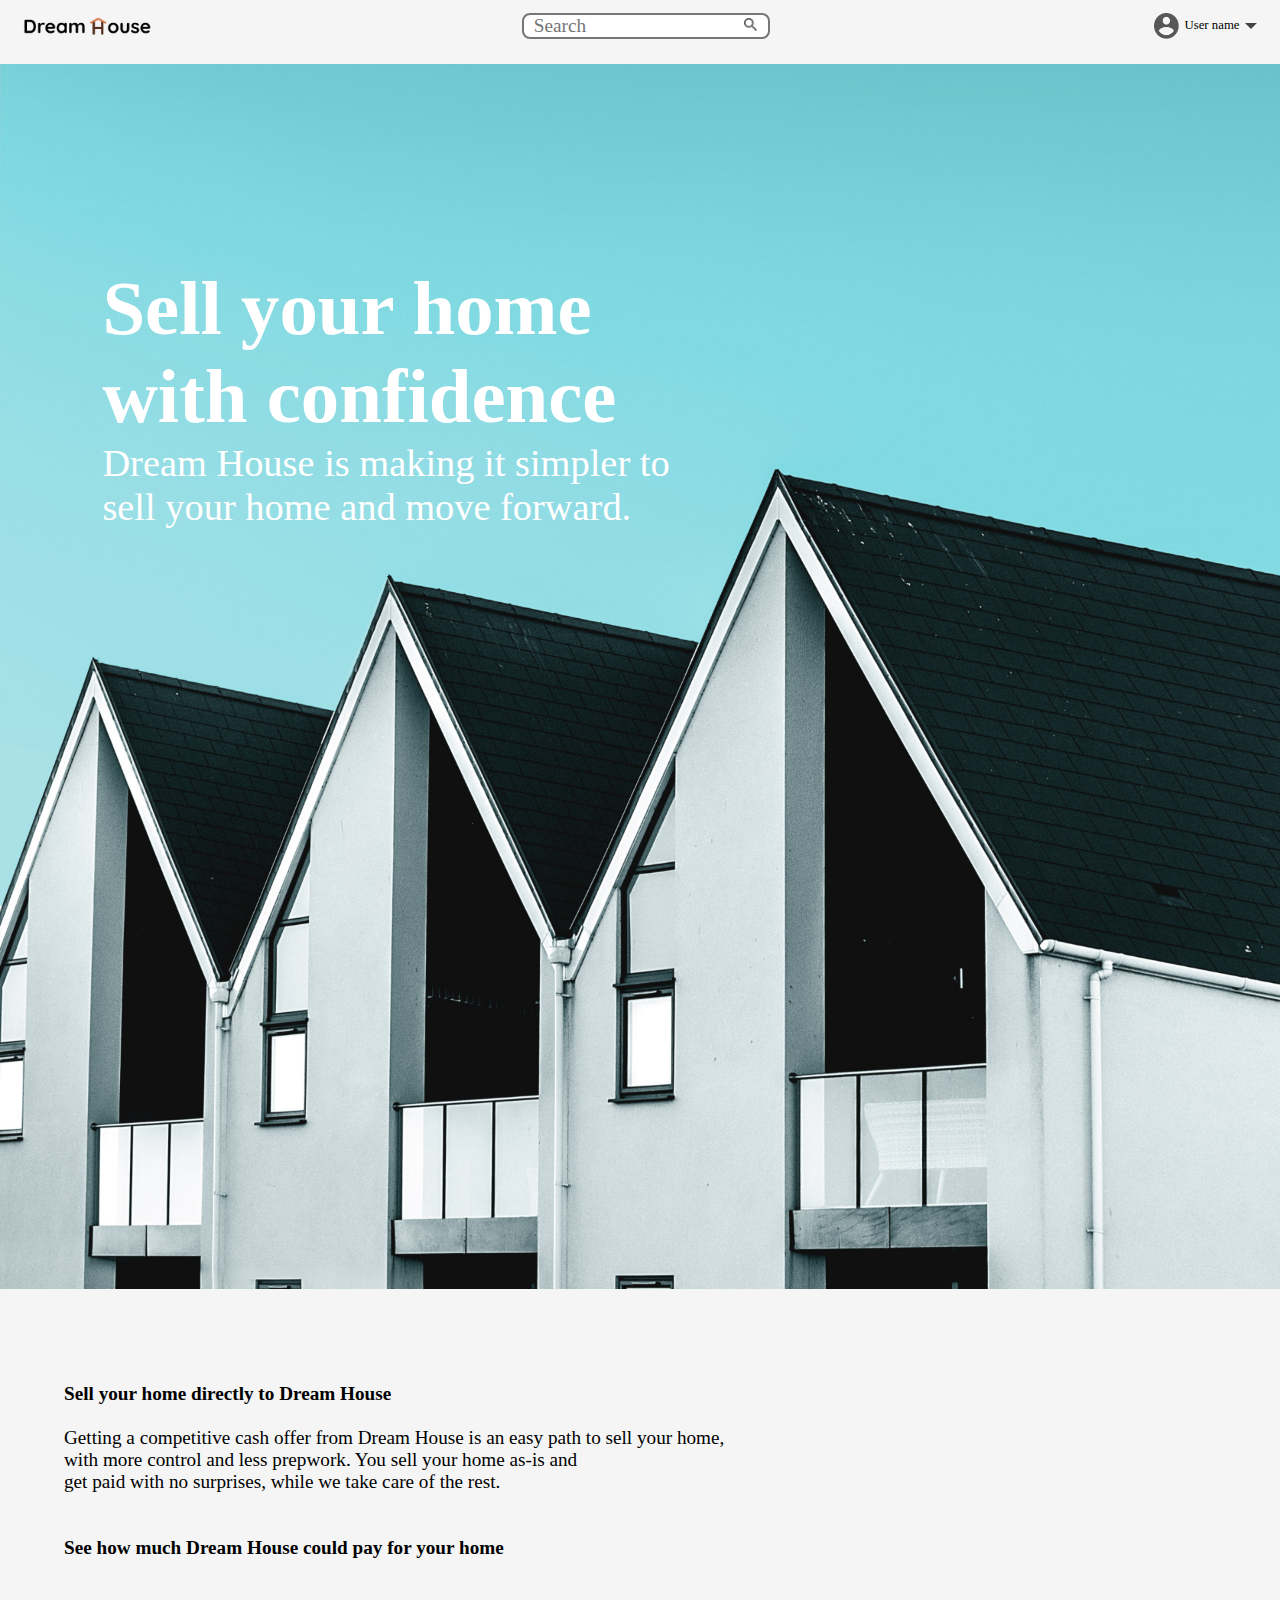
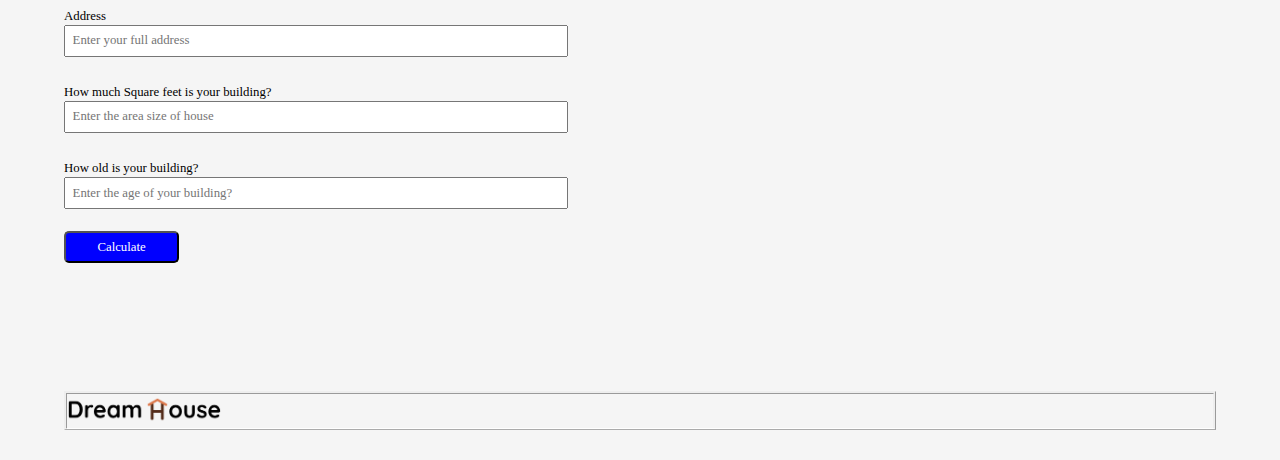
<file: calculate.html>
<!DOCTYPE html>
<html lang="en">
<head>
    <meta charset="UTF-8">
    <meta http-equiv="X-UA-Compatible" content="IE=edge">
    <meta name="viewport" content="width=device-width, initial-scale=1.0">
    <link rel="stylesheet" href="style.css">
    <title>Calculate</title>
</head>
<body>
    <header>
        <div class="top-nav-sell">
            <img src="logo.png" alt="logo">
            <div id="search-sell">
            
                <input type="text" placeholder="Search">
                <div id="search-logo-sell">
                <img src="./search_logo.png" alt="">
                </div>
            </div>
            <ul class="user">
                <img src="./user.png" alt="">
                <p>User name</p>
                <img id="arrow" src="./downward-arrow.png" alt="">
            </ul>
        </div>
    </div>
        <div class="display-image3">
            <img src="./main-image2.png" alt="main-img">
            <div class="header-text3">
            <h1>Sell your home</h1>
                <h1>with confidence</h1>
                <p>Dream House is making it simpler to<br>
                    sell your home and move forward.</p>
                </div>
            
        </div>    
        <div class="header-text4">
            <p>
                Sell your home directly to Dream House
            </p>
            <p style="font-weight: 100">
                <br>Getting a competitive cash offer from Dream House is an easy path to sell your home,<br>
with more control and less prepwork. You sell your home as-is and<br>
get paid with no surprises, while we take care of the rest.
            </p>
            <p><br><br>See how much Dream House could pay for your home</p><br><br>
            <div class="form">
                <label for="address1">Address</label><br>
                <input type="text" id="address1" placeholder="Enter your full address"><br><br>
                <label for="area">How much Square feet is your building?</label><br>
                <input type="number" id="area" placeholder="Enter the area size of house"><br><br>
                <label for="age">How old is your building?</label><br>
                <input type="number" id="age" placeholder="Enter the age of your building?"><br><br>
                <button>Calculate</button>

            </div>

        </div>

    </header>   
    <section class="footer">
        <img src="./logo.png" alt="">
    </section>
</body>
</html>
</file>
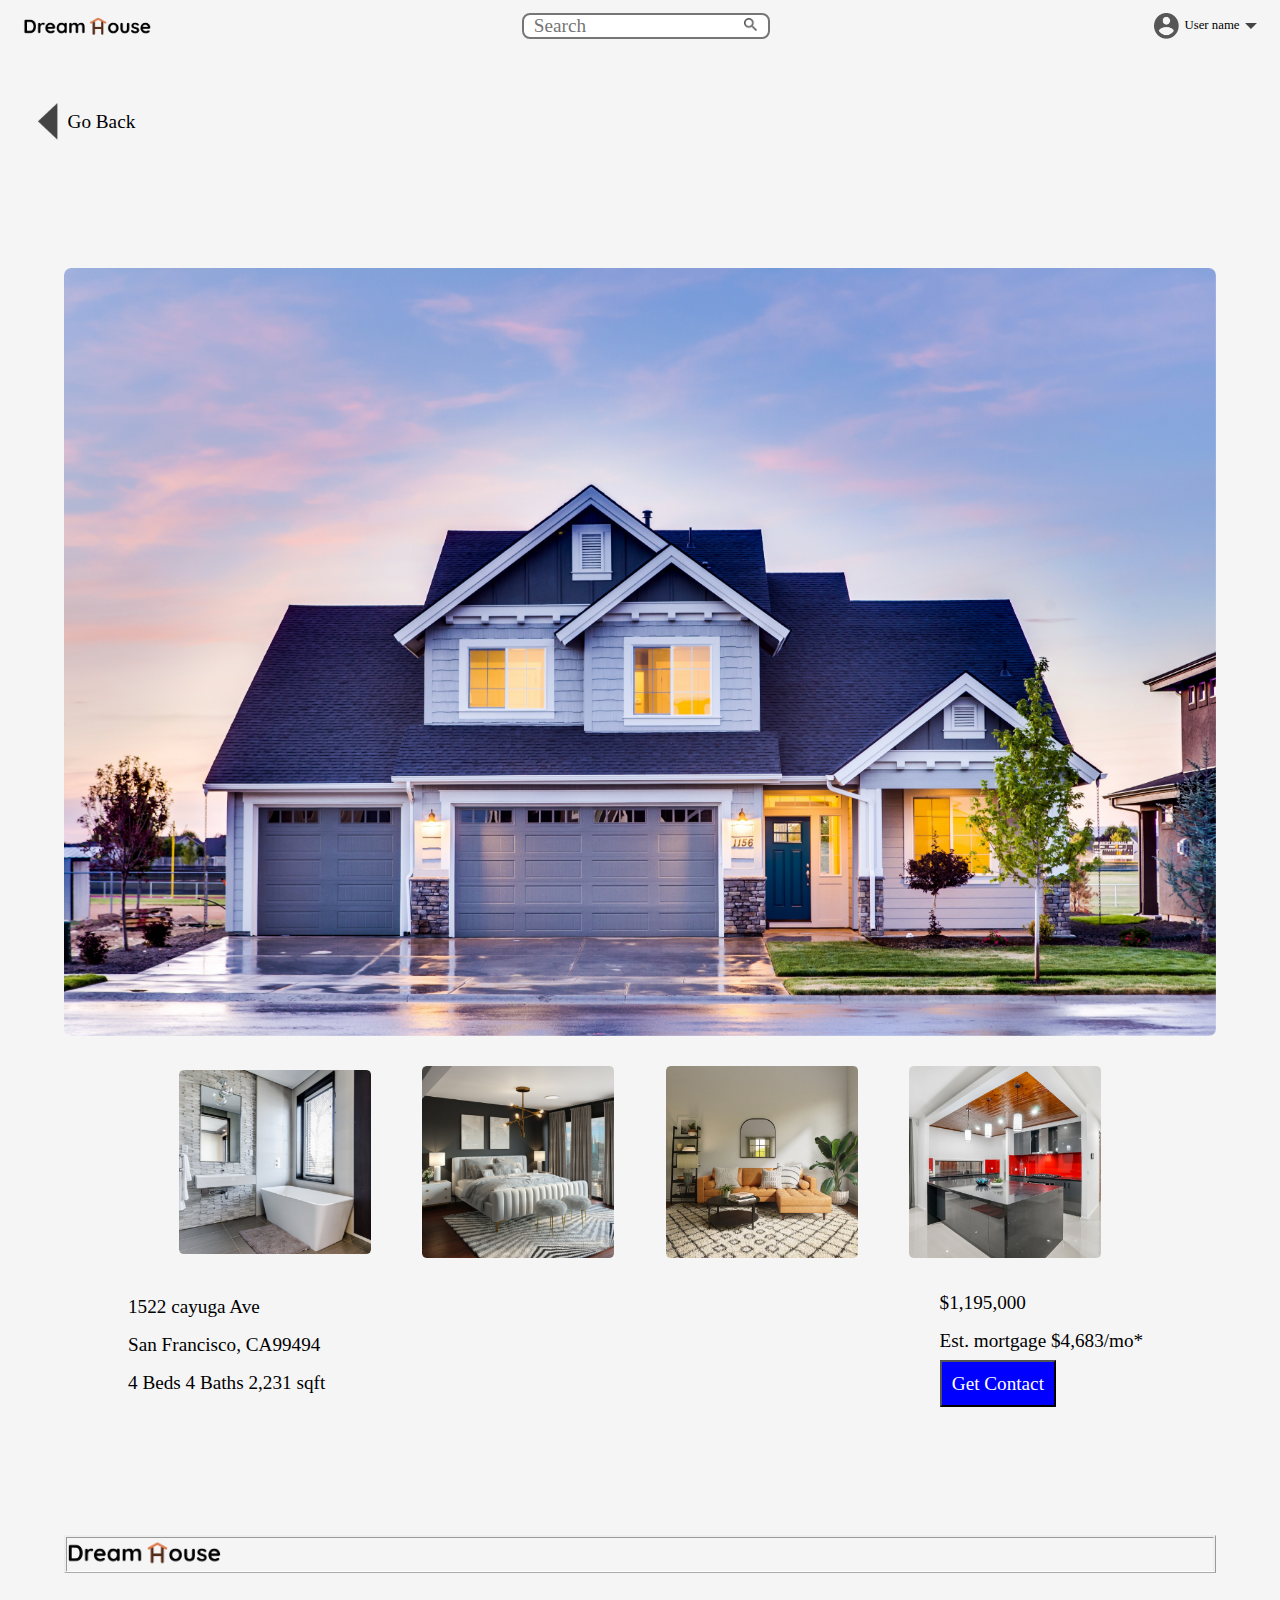
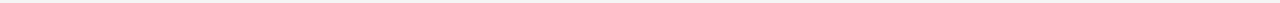
<file: contact.html>
<!DOCTYPE html>
<html lang="en">

<head>
    <meta charset="UTF-8">
    <meta http-equiv="X-UA-Compatible" content="IE=edge">
    <meta name="viewport" content="width=device-width, initial-scale=1.0">
    <link rel="stylesheet" href="style.css">
    <title>Contact</title>
</head>

<body>
    <header>
        <div class="top-nav-sell">
            <img src="logo.png" alt="logo">
            <div id="search-sell">

                <input type="text" placeholder="Search">
                <div id="search-logo-sell">
                    <img src="./search_logo.png" alt="">
                </div>
            </div>
            <ul class="user">
                <img src="./user.png" alt="">
                <p>User name</p>
                <img id="arrow" src="./downward-arrow.png" alt="">
            </ul>
        </div>
    </header>

    <section class="contact">
        <div class="nav-back">
            <img src="./left_arrow.png" alt="">
            <h3>Go Back</h3>
        </div>
        <div class="body">
            <img src="./header-last.png" alt="">
        </div>
        <div class="flex-items">
            <img src="./flex1.png" alt="">
            <img src="./flex2.png" alt="">
            <img src="./flex3.png" alt="">
            <img src="./flex4.png" alt="">
        </div>
        <div class="contact-text">
            <ul>
                <li>1522 cayuga Ave</li>
                <li>San Francisco, CA99494</li>
                <li>4 Beds   4 Baths   2,231 sqft</li>
            </ul>
            <ul>
                <li>$1,195,000</li>
                <li>Est. mortgage $4,683/mo*</li>
                <button>Get Contact</button>
            </ul>
        </div>
        <section class="footer">
           
            <img src="./logo.png" alt="">
        </section>
    </section>
</body>
</file>
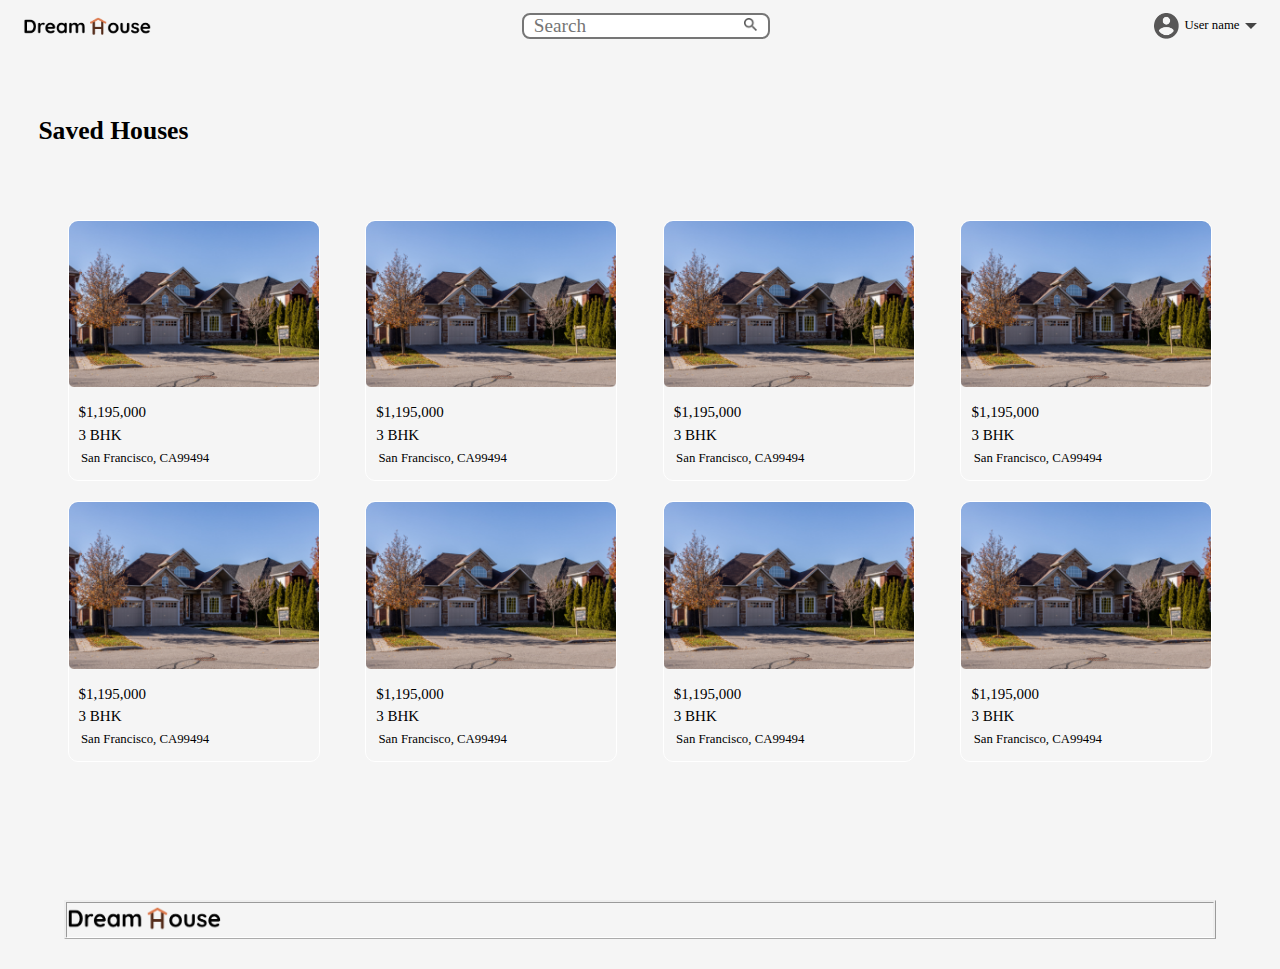
<file: favourites.html>
<!DOCTYPE html>
<html lang="en">

<head>
    <meta charset="UTF-8">
    <meta http-equiv="X-UA-Compatible" content="IE=edge">
    <meta name="viewport" content="width=device-width, initial-scale=1.0">
    <link rel="stylesheet" href="style.css">
    <title>Favourite Homes</title>
</head>

<body>
    <header>
        <div class="top-nav-sell">
            <img src="logo.png" alt="logo">
            <div id="search-sell">

                <input type="text" placeholder="Search">
                <div id="search-logo-sell">
                    <img src="./search_logo.png" alt="">
                </div>
            </div>
            <ul class="user">
                <img src="./user.png" alt="">
                <p>User name</p>
                <img id="arrow" src="./downward-arrow.png" alt="">
            </ul>
        </div>
        <h1 id="heading-sell">Saved Houses</h1>
        <div class="fav-homes">
            <div class="fav-home">
                <div class='main-img'>
                    <img src="./sell-1.png" alt="">
                    <div class="text-div">
                        <p>$1,195,000</p>
                        <p>3 BHK</p>
                        <p id="address1">San Francisco, CA99494</p>
                    </div>
                </div>

            </div>
            <div class="fav-home">
                <div class='main-img'>
                    <img src="./sell-1.png" alt="">
                    <div class="text-div">
                        <p>$1,195,000</p>
                        <p>3 BHK</p>
                        <p id="address1">San Francisco, CA99494</p>
                    </div>
                </div>

            </div>
            <div class="fav-home">
                <div class='main-img'>
                    <img src="./sell-1.png" alt="">
                    <div class="text-div">
                        <p>$1,195,000</p>
                        <p>3 BHK</p>
                        <p id="address1">San Francisco, CA99494</p>
                    </div>
                </div>

            </div>
            <div class="fav-home">
                <div class='main-img'>
                    <img src="./sell-1.png" alt="">
                    <div class="text-div">
                        <p>$1,195,000</p>
                        <p>3 BHK</p>
                        <p id="address1">San Francisco, CA99494</p>
                    </div>
                </div>

            </div>
            <div class="fav-home">
                <div class='main-img'>
                    <img src="./sell-1.png" alt="">
                    <div class="text-div">
                        <p>$1,195,000</p>
                        <p>3 BHK</p>
                        <p id="address1">San Francisco, CA99494</p>
                    </div>
                </div>

            </div>
            <div class="fav-home">
                <div class='main-img'>
                    <img src="./sell-1.png" alt="">
                    <div class="text-div">
                        <p>$1,195,000</p>
                        <p>3 BHK</p>
                        <p id="address1">San Francisco, CA99494</p>
                    </div>
                </div>

            </div>
            <div class="fav-home">
                <div class='main-img'>
                    <img src="./sell-1.png" alt="">
                    <div class="text-div">
                        <p>$1,195,000</p>
                        <p>3 BHK</p>
                        <p id="address1">San Francisco, CA99494</p>
                    </div>
                </div>

            </div>
            <div class="fav-home">
                <div class='main-img'>
                    <img src="./sell-1.png" alt="">
                    <div class="text-div">
                        <p>$1,195,000</p>
                        <p>3 BHK</p>
                        <p id="address1">San Francisco, CA99494</p>
                    </div>
                </div>

            </div>





        </div>

        <section class="footer">
           
            <img src="./logo.png" alt="">
        </section>





    </header>
</body>
</file>
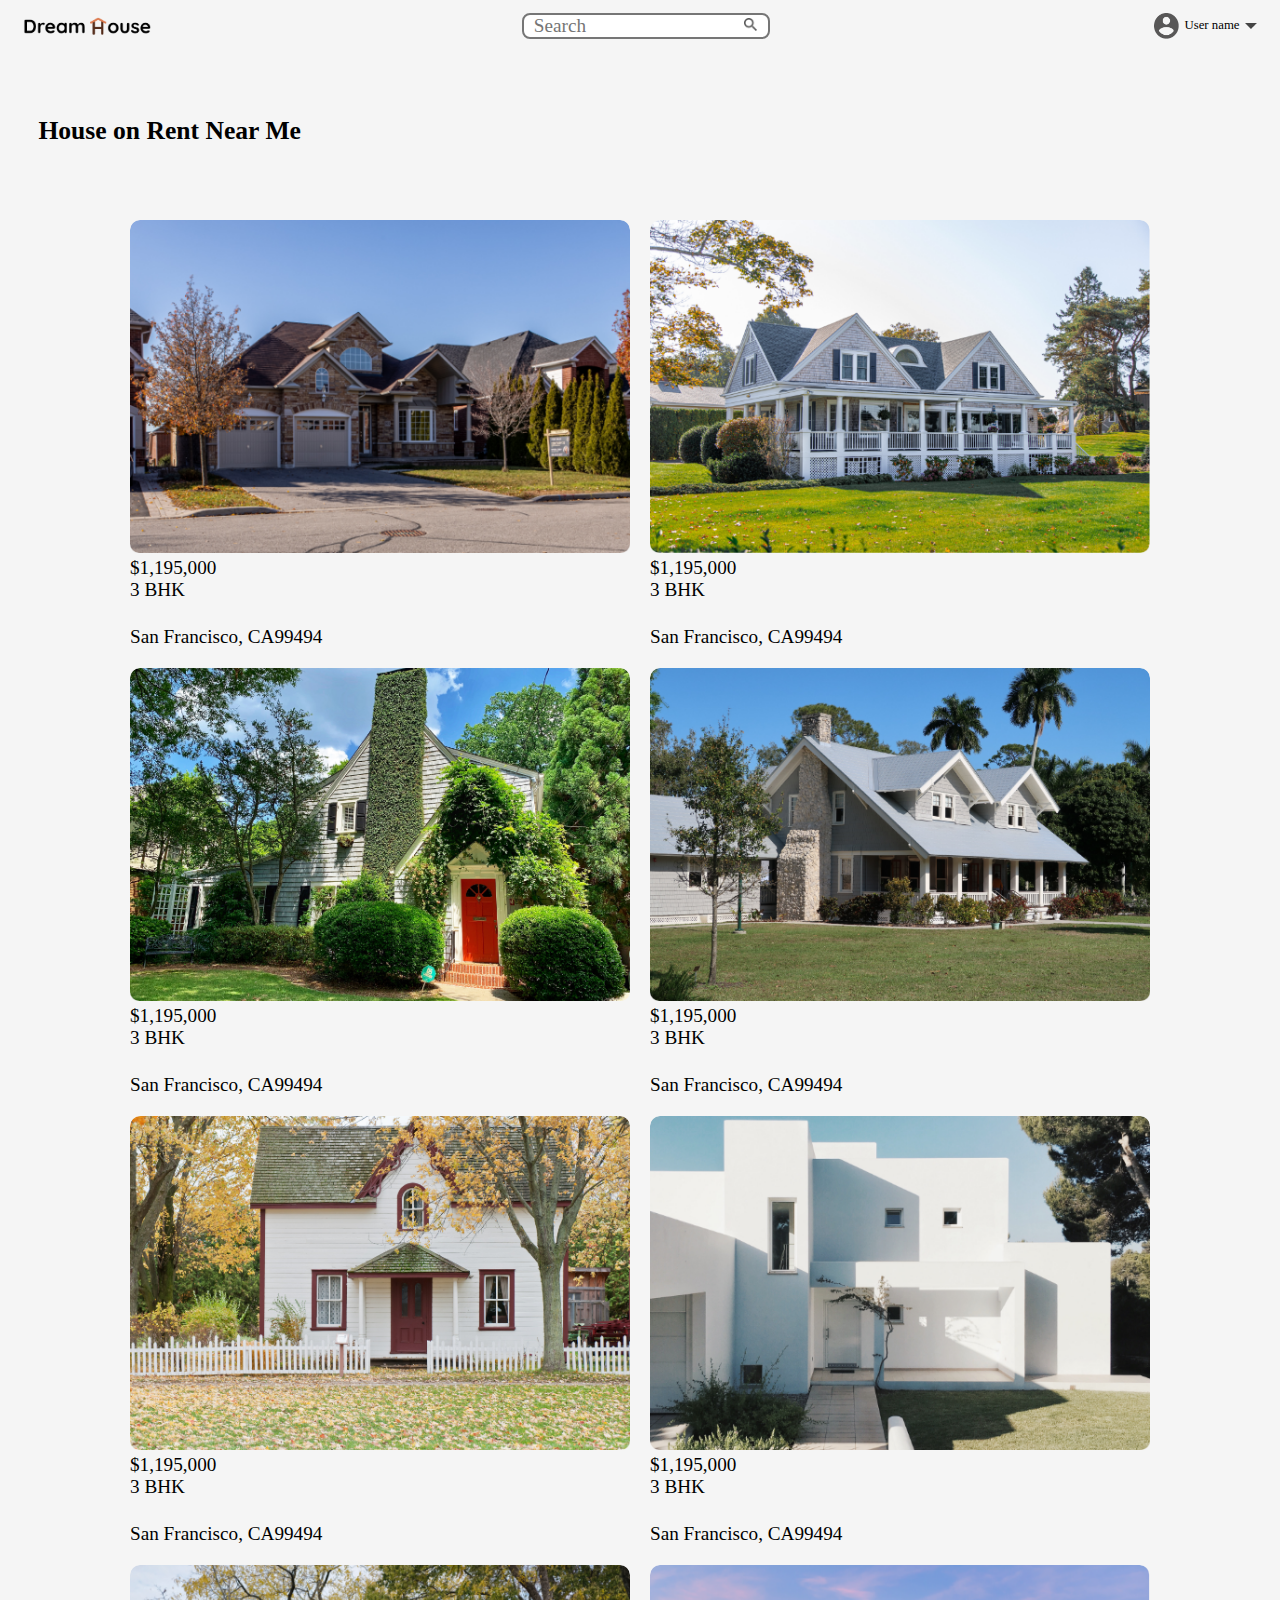
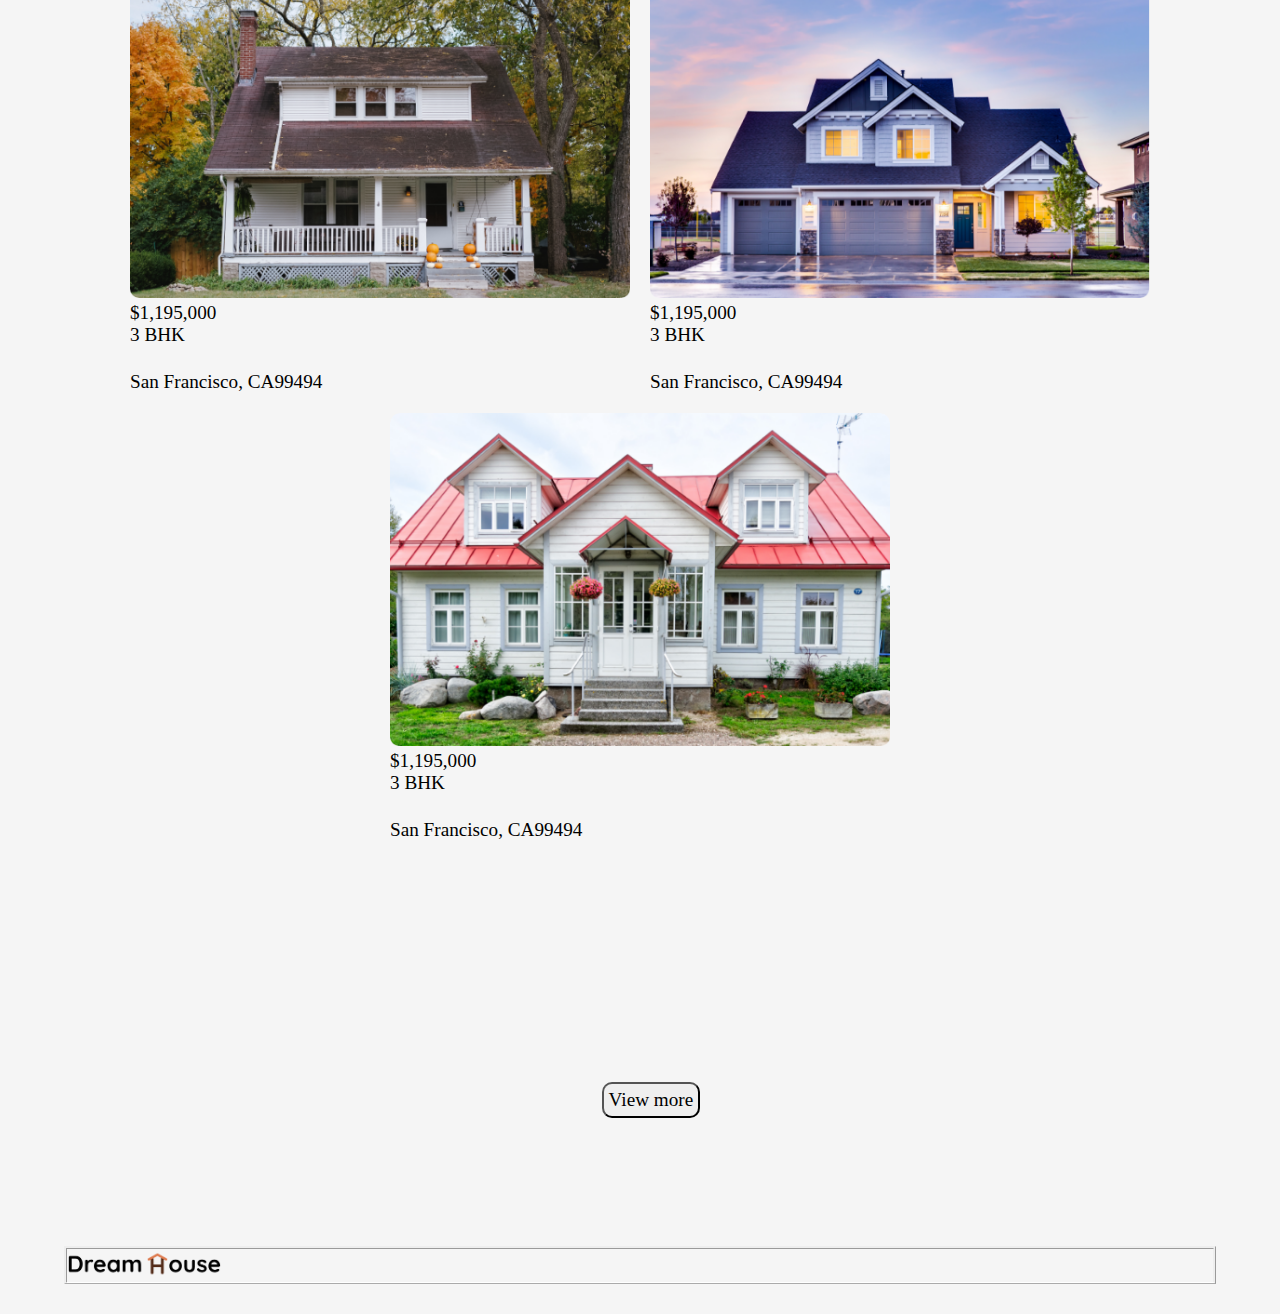
<file: house-rent.html>
<!DOCTYPE html>
<html lang="en">
<head>
    <meta charset="UTF-8">
    <meta http-equiv="X-UA-Compatible" content="IE=edge">
    <meta name="viewport" content="width=device-width, initial-scale=1.0">
    <link rel="stylesheet" href="style.css">
    <title>Rent-House</title>
</head>
<body>
    <header>
        <div class="top-nav-sell">
            <img src="logo.png" alt="logo">
            <div id="search-sell">
            
                <input type="text" placeholder="Search">
                <div id="search-logo-sell">
                <img src="./search_logo.png" alt="">
                </div>
            </div>
            <ul class="user">
                <img src="./user.png" alt="">
                <p>User name</p>
                <img id="arrow" src="./downward-arrow.png" alt="">
            </ul>
        </div>
        <h1 id="heading-sell">House on Rent Near Me</h1>
        <div class="r-1">
            <div class="sell">
                <img src="./sell-1.png" alt="">
                <p>$1,195,000</p>
                <p>3 BHK</p>
                <p id="address">San Francisco, CA99494</p>
            </div>
            <div class="sell">
                <img src="./sell-2.png" alt="">
                <p>$1,195,000</p>
                <p>3 BHK</p>
                <p id="address">San Francisco, CA99494</p>

            </div>
            <div class="sell">
                <img src="./sell-3.png" alt="">
                <p>$1,195,000</p>
                <p>3 BHK</p>
                <p id="address">San Francisco, CA99494</p>
            </div>
            <div class="sell">
                <img src="./sell-4.png" alt="">
                <p>$1,195,000</p>
                <p>3 BHK</p>
                <p id="address">San Francisco, CA99494</p>
            </div>
            <div class="sell">
                <img src="./sell-5.png" alt="">
                <p>$1,195,000</p>
                <p>3 BHK</p>
                <p id="address">San Francisco, CA99494</p>
            </div>
            <div class="sell">
                <img src="./sell-6.png" alt="">
                <p>$1,195,000</p>
                <p>3 BHK</p>
                <p id="address">San Francisco, CA99494</p>
            </div>
            <div class="sell">
                <img src="./sell-7.png" alt="">
                <p>$1,195,000</p>
                <p>3 BHK</p>
                <p id="address">San Francisco, CA99494</p>
            </div>
            <div class="sell">
                <img src="./sell-8.png" alt="">
                <p>$1,195,000</p>
                <p>3 BHK</p>
                <p id="address">San Francisco, CA99494</p>
            </div>
            <div class="sell">
                <img src="./sell-9.png" alt="">
                <p>$1,195,000</p>
                <p>3 BHK</p>
                <p id="address">San Francisco, CA99494</p>
            </div>
            
        </header>
        <button id="button-sell">View more</button>
        <section class="footer">
           
            <img src="./logo.png" alt="">
        </section>
        </div>

    </header>
</body> 
</html>
</file>
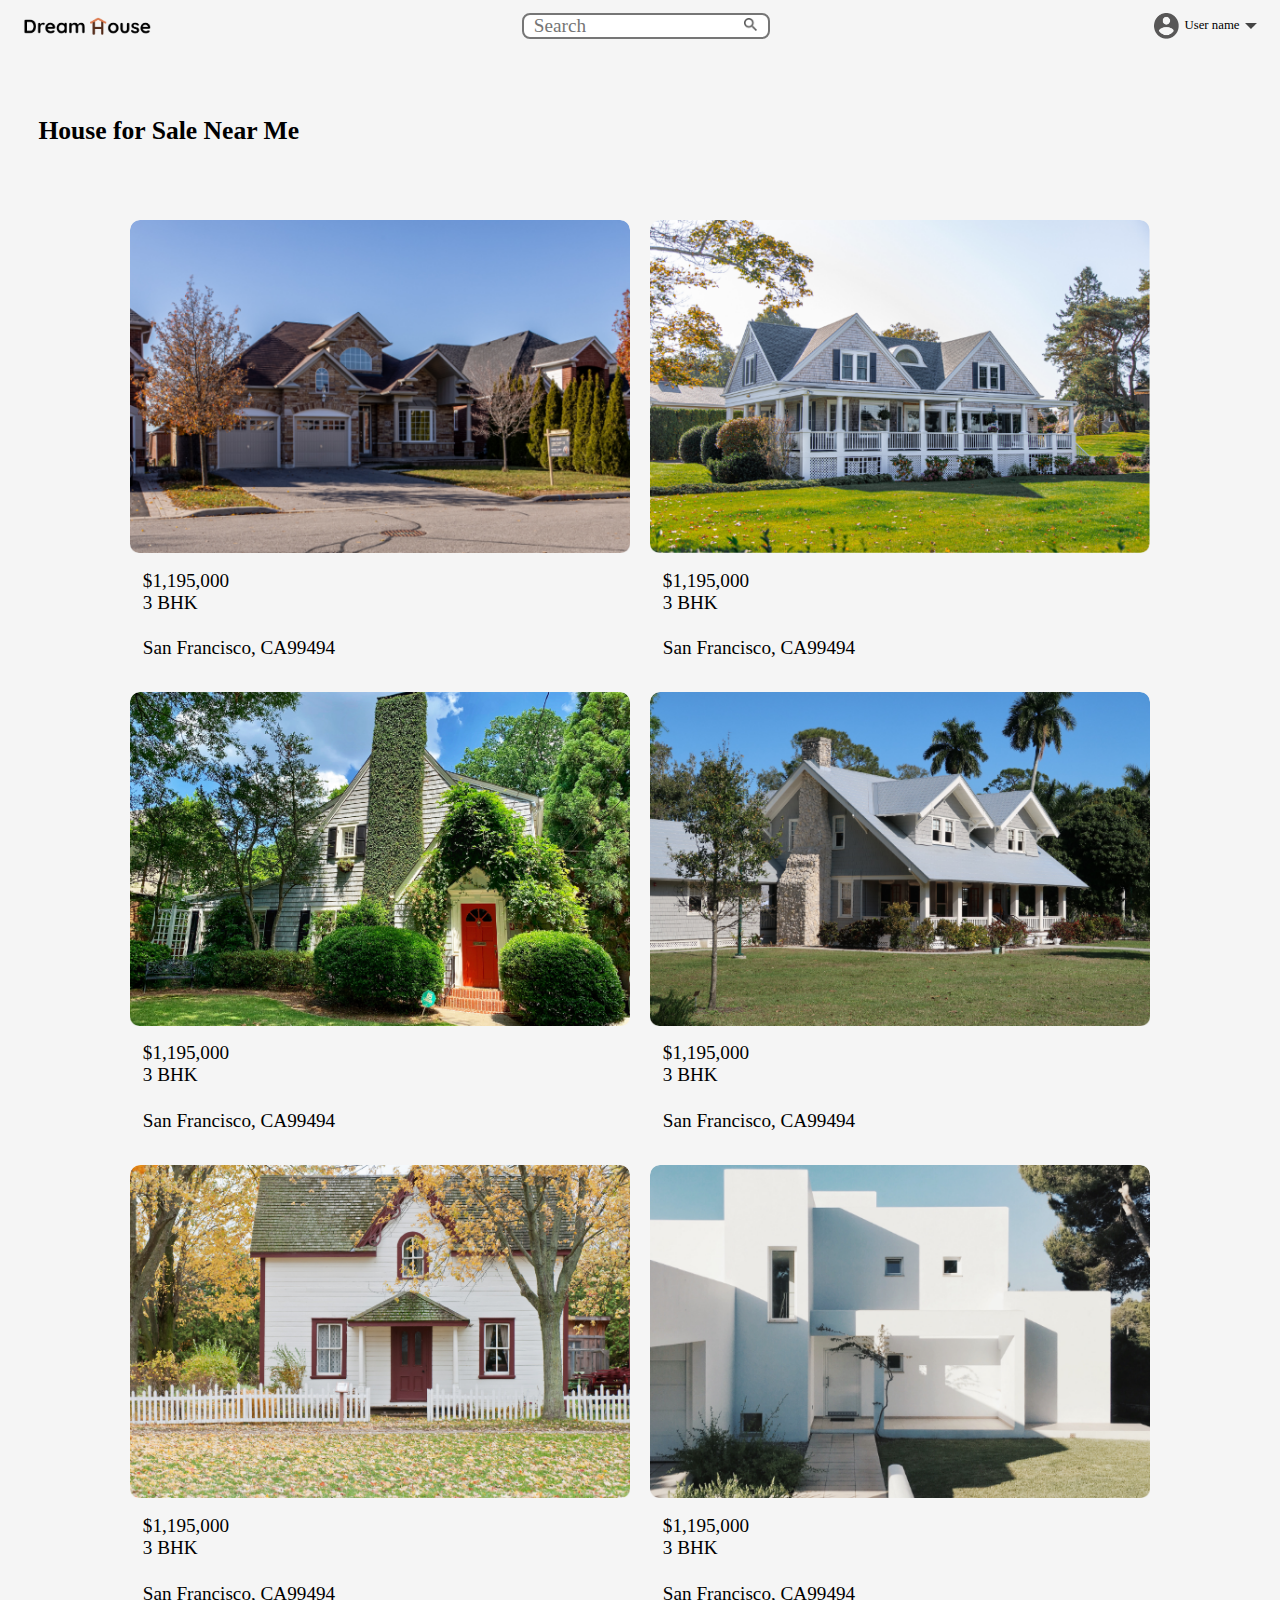
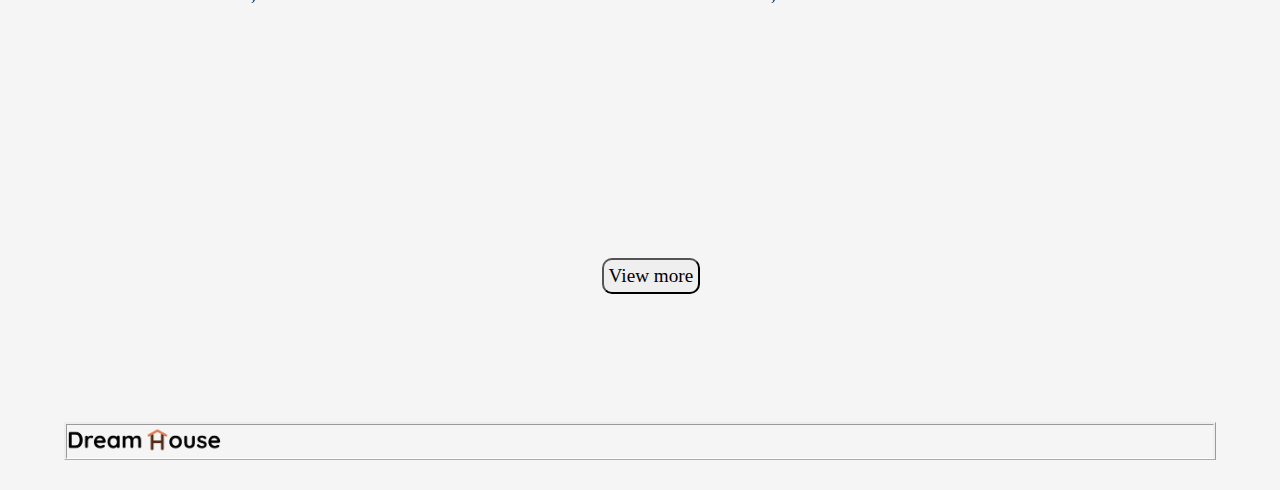
<file: house-sell.html>
<!DOCTYPE html>
<html lang="en">

<head>
    <meta charset="UTF-8">
    <meta http-equiv="X-UA-Compatible" content="IE=edge">
    <meta name="viewport" content="width=device-width, initial-scale=1.0">
    <link rel="stylesheet" href="style.css">
    <title>Sell-House</title>
</head>

<body>
    <header>
        <div class="top-nav-sell">
            <img src="logo.png" alt="logo">
            <div id="search-sell">

                <input type="text" placeholder="Search">
                <div id="search-logo-sell">
                    <img src="./search_logo.png" alt="">
                </div>
            </div>
            <ul class="user">
                <img src="./user.png" alt="">
                <p>User name</p>
                <img id="arrow" src="./downward-arrow.png" alt="">
            </ul>
        </div>
        <h1 id="heading-sell">House for Sale Near Me</h1>
        <div class="r-1">
            <div class="sell">
                <img src="./sell-1.png" alt="">
                <div class="sell-text">


                    <p>$1,195,000</p>
                    <p>3 BHK</p>
                    <p id="address">San Francisco, CA99494</p>
                </div>
            </div>
            <div class="sell">
                <img src="./sell-2.png" alt="">
                <div class="sell-text">


                    <p>$1,195,000</p>
                    <p>3 BHK</p>
                    <p id="address">San Francisco, CA99494</p>
                </div>
            </div>
            <div class="sell">
                <img src="./sell-3.png" alt="">
                <div class="sell-text">


                    <p>$1,195,000</p>
                    <p>3 BHK</p>
                    <p id="address">San Francisco, CA99494</p>
                </div>
            </div>
            <div class="sell">
                <img src="./sell-4.png" alt="">
                <div class="sell-text">


                    <p>$1,195,000</p>
                    <p>3 BHK</p>
                    <p id="address">San Francisco, CA99494</p>
                </div>
            </div>
            <div class="sell">
                <img src="./sell-5.png" alt="">
                <div class="sell-text">


                    <p>$1,195,000</p>
                    <p>3 BHK</p>
                    <p id="address">San Francisco, CA99494</p>
                </div>
            </div>
            <div class="sell">
                <img src="./sell-6.png" alt="">
                <div class="sell-text">


                    <p>$1,195,000</p>
                    <p>3 BHK</p>
                    <p id="address">San Francisco, CA99494</p>
                </div>
            </div>


    </header>
    <button id="button-sell">View more</button>
    <section class="footer">

        <img src="./logo.png" alt="">
    </section>
    </div>
    </header>
</body>

</html>
</file>
<file: style.css>
* {
    margin: 0;
    padding: 0;
    font-family: "raleway";

}

body {
    background-color: whitesmoke;
}


.top-nav {
    display: flex;
    justify-content: space-evenly;
    align-items: center;
    gap: 58%;
    margin-top: 10px;
}

.top-nav img {
    width: 15vw;
}

ul.user {
    list-style: none;
    display: flex;
    align-items: center;
    gap: 5px;
    font-size: 1vw;
}
.display-image {
    position: relative;
}

.display-image img {
    width: 100%;
    padding-top: 2%;
    filter: contrast(0.2);
}

.header-text {
    position: absolute;
    top: 19%;
    left: 8%;
    color: white;
    font-size: 2vw;
}

#search input[type="text"]{
    position: absolute;
    top: 6%;
    right: 1%;
    height: 4vw;
    width: 25vw;
    border-radius: 8px;
    border-style: double;
    text-indent: 10px;
    font-size: 1.5vw;
}

#search input[type="text"] ::placeholder{
    padding-left: 10px;
}

.header-text p {
    margin-top: 10px;
}

div#search-logo {
    position: absolute;
    top: 8%;
    right: 5%;
}

#search-logo img {
    position: absolute;
    top: 5%;
}
#search img {
    position: absolute;
   
    width: 2vw;
}

.header-text2 {
    width: fit-content;
    margin-left: 7%;
    margin-top: 10%;
    font-weight: bold;
    font-size: 2.5vw;
}

.option-thumbnails {
    display: flex;
    flex-wrap: wrap;
    justify-content: center;
    align-items: center;
    

}



.option-thumbnails h1 {
    font-size: 2vw;

}

.option-thumbnails p {
    font-size: 1.5vw;
    margin-top: 10%;
}

.option-thumbnails button {
    font-size: 2vw;
    margin-top: 10%;
    border-radius: 10px;
    border-style: unset;
    font-size: 2vw;
    width: 18vw;
    height: 4vw;
    color: white;
    background-color: gray;
}

.buy, .sell, .rent {
    border: 0px solid white;
    border-radius: 10px;
    overflow: hidden;
    margin: 10px;
    width: 500px;
   
}

.sell img, .buy img, .rent img {
    width: 100%;
}


.thumbnails-2 {
    padding: 20px;
    margin-top: 100px;
}

.thumbnails-2 h1 {
    font-size: 2.5vw;
}


.row-1-main {
    margin-top: 5%;
    display: flex;
    gap: 10px;
    flex-wrap: wrap;
    justify-content: center;
    align-items: center;
}

.row-1-main img {
    width: 100%;
}



.home-1 {
    width: 600px;
}


.row-1 {
    width: 600px;
    /* display: flex;
    flex-wrap: wrap;
    justify-content: center; */
}

.row-1 img {
    width: 100%;
}

.row-1-1 img {
    /* height: 17vw; */
    width: 100% !important ;
}


    
    

.row-2-2 {

    width: 620px;
}

.row-2-2 img {
    /* height: 17vw; */
    width: 100%;
}

.row-2-main {
    display: flex;
    flex-wrap: wrap;
    justify-content: center;
    margin-top: 100px;
    align-items: center;
}

.left {

    width: 600px;
}


.left img {
    width: 100%;
}

.central-img {
    width: 600px;
}

.central-img img {
    width: 100%;
}

.right {
    width: 600px;
}

.right img {
    width: 100%;
}

.central-img {
    margin-left: 10px;
    margin-right: 10px;
}


button#button {
    font-size: 1.5vw;
    border-radius: 10px;
    width: 10vw;
    height: 3vw;
    margin-top: 5%;
    margin-left: 45%;
}

.footer {
    margin-top: 10%;
    margin-left: 5%;
    margin-right: 5%;
    border-bottom: white;
    border-bottom-width: 2px;
    margin-bottom: 30px;
    border-style: ridge;
}

.footer img {
    width: 12vw;
}


/***********************************************/*
.login-box {
    width: 20vw;
    display: inline-grid;
    text-align: center;
    position: absolute;
    top: 23%;
    left: 36%;
    padding: 5%;
    background-color: white;
    border-radius: 10px;
}

.login-box img {
    width: 15vw;
    display: block;
    margin-left: auto;
    margin-right: auto;
    filter: contrast(1);
}

.login-box h5 {
    margin-top: 10%;
    font-size: 2vw;
}

.login-box input {
    height: 1vw;
    margin-top: 1%;
    padding: 5%;
    border-radius: 5px;
    font-size: 1vw;
    width: 17vw;
}

.login-box button {
    margin-top: 10%;
    height: 4vw;
    font-size: 1vw;
    border-radius: 5px;
    width: 20vw;
}

.header-text-login {
    position: absolute;
    top: 19%;
    left: 8%;
    color: gray;
    font-size: 2vw;
}

.login-box label {
    text-align: initial;
    margin-top: 10%;
    font-size: 2vw;
}

/**************************************************************/*

.top-nav-sell {
    display: flex;
    justify-content: center;
    align-items: center;
    margin-top: 1%;
    gap: 29%;
}

.top-nav-sell img {
    width: 10vw;
}

#search-sell {
    display: flex;
    align-items: center;
}

#search-sell input[type="text"] {
     
     
    border-radius: 8px;
    border-style: double;
    text-indent: 10px;
    font-size: 1.5vw;
}

#search-logo-sell {
    margin-left: -10%;
}

#search-logo-sell img {
    width: 1vw;
   
}

.user img {
    width: 2vw;
}

img#arrow {
    width: 1vw;
}

h1#heading-sell {
    margin-left: 3%;
    margin-top: 6%;
    font-size: 2vw;
}

.r-1 {
    display: flex;
    flex-wrap: wrap;
    position: relative;
    justify-content: center;
    align-items: center;
    margin: 5%;
    
}

.button-sell {
        margin-left: 46%;
    margin-top: 10%;
    width: fit-content;
    font-size: 1.5vw;
}


.sell p {
    
    font-size: 1.5vw;
}

button#button-sell {
    margin-left: 47%;
    margin-top: 13%;
    font-size: 1.5vw;
    border-radius: 10px;
    padding: 5px;
}

#address {
    margin-top: 5%;
}

.sell-text {
    padding: 1vw;
}

/**************************************************************/*
.display-image3 {
    position: relative;
}
.display-image3 img {

    width: 100%;
    padding-top: 2%;
 }

 .header-text3 {

    position: absolute;
    top: 18%;
    left: 8%;
    color: white;
    font-size: 3vw;

}

.header-text4 {
    width: fit-content;
    margin-left: 5%;
    margin-top: 7%;
    font-weight: bold;
    font-size: 1.5vw;
}

input#area, input#age, #address1 {
    width: 38vw;
    padding: 1%;
    font-size: 1vw;
}

.form label {
    font-weight: 100;
    font-size: 1vw;
}

.form button {
    padding: 1%;
    border-radius: 5px;
    font-size: 1vw;
    width: 9vw;
    background-color: blue;
    color: white;
    font-size: 900;
}

.fav-homes {
    display: flex;
    justify-content: center;
    gap: 2%;
    margin-top: 5%;
    flex-wrap: wrap;
}

.fav-homes img {
    width: 100%;
}

.fav-home {
     
    border: 1px solid white;
    border-radius: 10px;
    overflow: hidden;
    margin: 10px;
    
}
.main-img{
    width: 250px;
    font-size: 15px !important;
    
}
.text-div{
    padding: 10px;
    line-height: 1.5;
}

.nav-back {
    display: flex;
    align-items: center;
    gap: 10px;
    margin-left: 3%;
    margin-top: 5%;
    
}

.nav-back img {
    width: 1.5vw;
}

.nav-back h3 {
    font-weight: lighter;
    font-size: 1.5vw;
}

.body {
    width: 90%;
    margin: 10% auto 0 auto;
}

.body img {
    width: 100%;
}

.flex-items {
  
    display: flex;
    justify-content: center;
    align-items: center;
    
}

.flex-items img {
    width: 15vw;
    padding: 2vw;
}

.contact-text {
    display: flex;
    align-items: center;
    gap: 60%;
    width: 80%;
    margin: 0 auto;
}

.contact-text ul {
    list-style: none;
    line-height: 2;
    font-size: 1.5vw;
}

ul button {
    font-size: 1.5vw;
    padding: 5%;
    background-color: blue;
    color: white;
    font-weight: 500;
}

.buy .catalog-text, .sell .catalog-text, .rent .catalog-text {
    margin-top: -25%;
    text-align: center;
}
</file>
